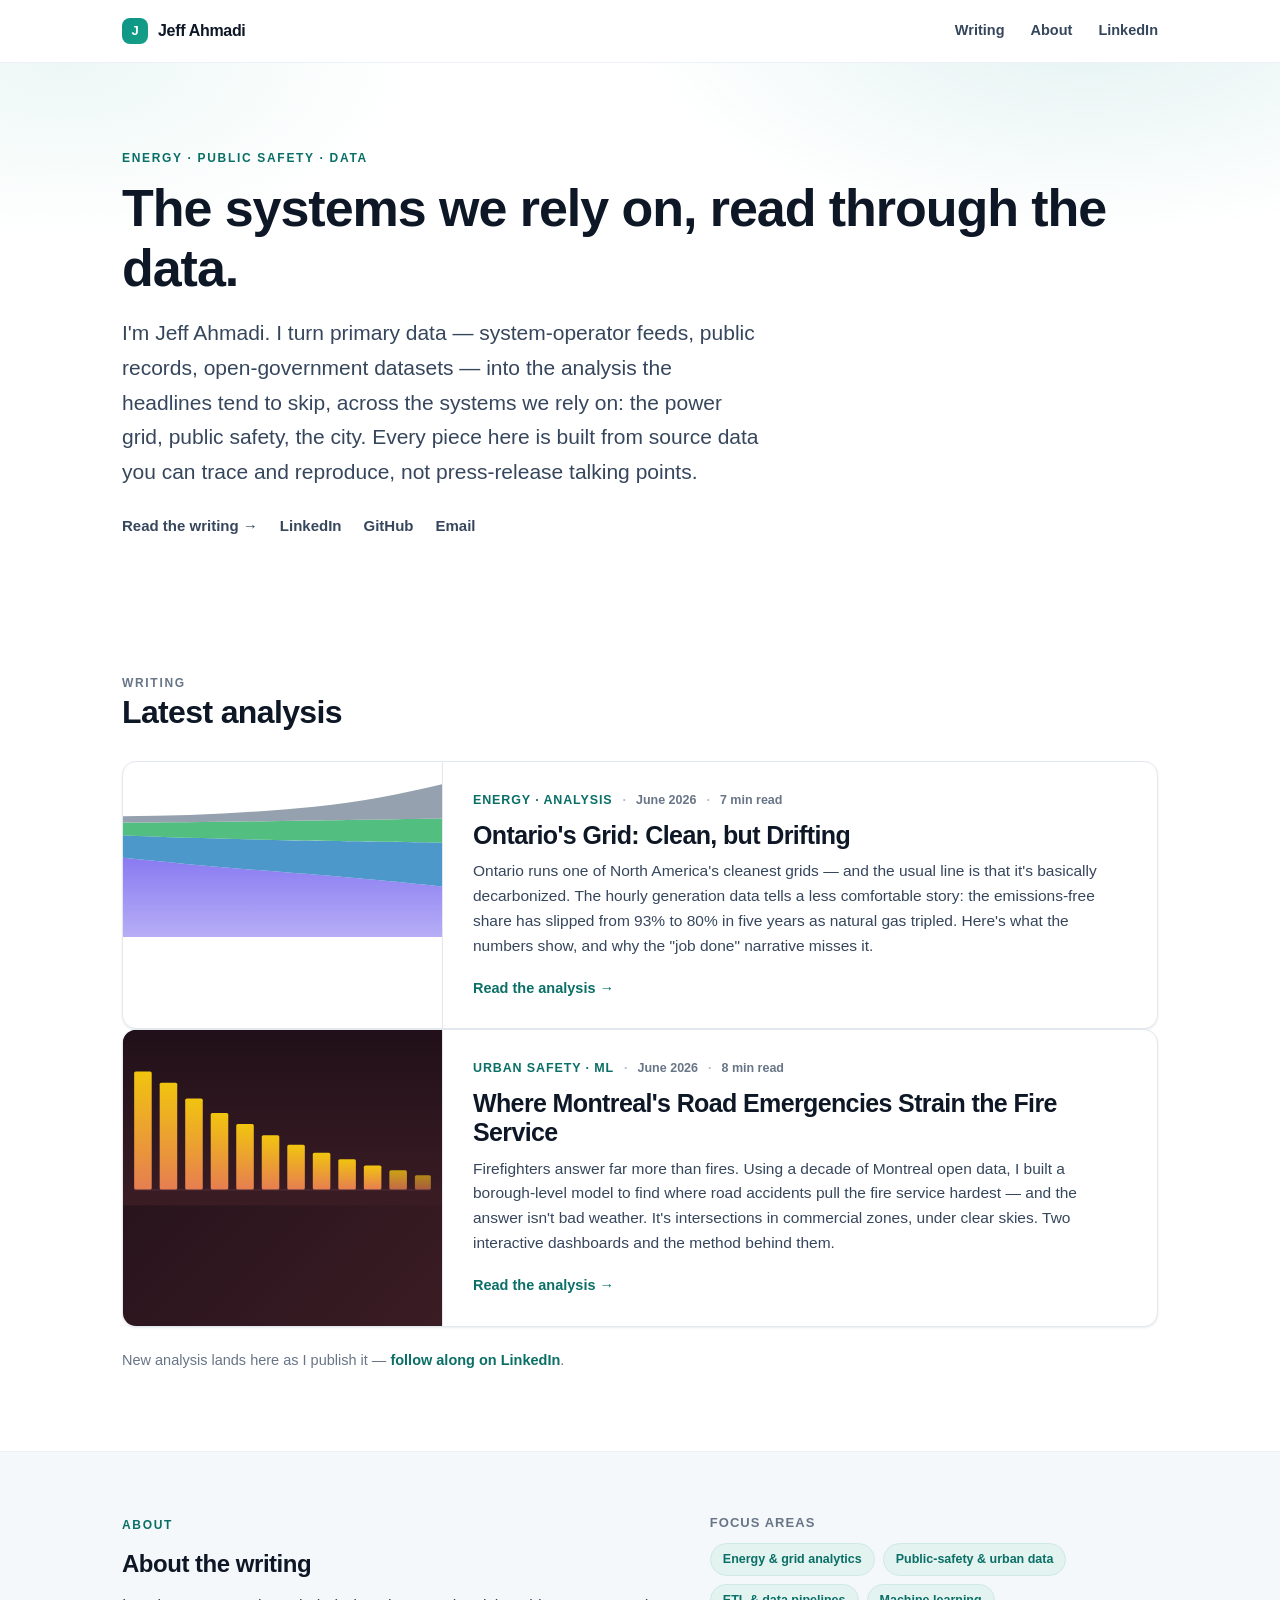
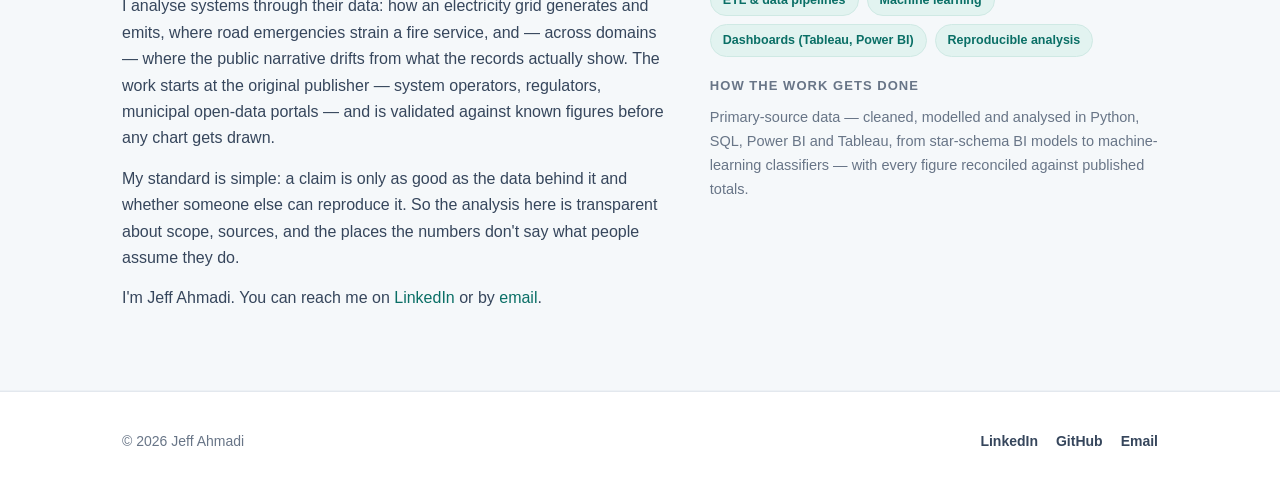
<file: index.html>
<!DOCTYPE html>
<html lang="en">
<head>
<meta charset="utf-8" />
<meta name="viewport" content="width=device-width, initial-scale=1" />
<title>Jeff Ahmadi — Data Analysis</title>
<meta name="description" content="Jeff Ahmadi writes data-driven analysis of the systems we rely on — from grid decarbonization to public-safety risk — built from primary sources you can trace and reproduce." />
<meta name="author" content="Jeff Ahmadi" />
<!-- Open Graph -->
<meta property="og:title" content="Jeff Ahmadi — Data Analysis" />
<meta property="og:description" content="Data-driven analysis of the systems we rely on — energy, public safety and the city — read through primary data." />
<meta property="og:type" content="website" />
<meta property="og:url" content="https://jfrahmadii.xyz/" />
<link rel="canonical" href="https://jfrahmadii.xyz/" />
<link rel="icon" href="data:image/svg+xml,%3Csvg xmlns='http://www.w3.org/2000/svg' viewBox='0 0 32 32'%3E%3Crect width='32' height='32' rx='8' fill='%230d9488'/%3E%3Cpath d='M18 6l-9 12h6l-2 8 9-12h-6z' fill='white'/%3E%3C/svg%3E" />
<link rel="stylesheet" href="assets/css/site.css" />
</head>
<body>

<!-- ============ NAV ============ -->
<header class="nav">
  <div class="wrap">
    <a class="brand" href="/">
      <span class="dot">J</span>
      <span>Jeff Ahmadi</span>
    </a>
    <nav class="nav-links">
      <a href="#writing">Writing</a>
      <a href="#about" class="hide-sm">About</a>
      <a href="https://www.linkedin.com/in/jeff-ahmadi-579932ba/" target="_blank" rel="noopener">LinkedIn</a>
    </nav>
  </div>
</header>

<!-- ============ INTRO ============ -->
<section class="hero">
  <div class="wrap">
    <p class="eyebrow">Energy · Public Safety · Data</p>
    <h1>The systems we rely on, read through the data.</h1>
    <p class="lead">
      I'm Jeff Ahmadi. I turn primary data — system-operator feeds, public records,
      open-government datasets — into the analysis the headlines tend to skip, across
      the systems we rely on: the power grid, public safety, the city. Every piece here
      is built from source data you can trace and reproduce, not press-release talking
      points.
    </p>
    <div class="intro-links">
      <a href="#writing">Read the writing →</a>
      <a href="https://www.linkedin.com/in/jeff-ahmadi-579932ba/" target="_blank" rel="noopener">LinkedIn</a>
      <a href="https://github.com/jfrahmadii" target="_blank" rel="noopener">GitHub</a>
      <a href="mailto:jfrahmadii@gmail.com">Email</a>
    </div>
  </div>
</section>

<!-- ============ WRITING ============ -->
<section class="section" id="writing">
  <div class="wrap">
    <div class="section-head">
      <p class="eyebrow">Writing</p>
      <h2>Latest analysis</h2>
    </div>

    <article class="post">
      <a class="card-link" href="projects/ontario-grid-decarbonization.html">
        <div class="thumb energy">
          <svg class="spark" viewBox="0 0 400 220" preserveAspectRatio="none" xmlns="http://www.w3.org/2000/svg">
            <defs>
              <linearGradient id="g1" x1="0" y1="0" x2="0" y2="1">
                <stop offset="0" stop-color="#7c6cf0" stop-opacity=".9"/><stop offset="1" stop-color="#7c6cf0" stop-opacity=".55"/>
              </linearGradient>
            </defs>
            <path d="M0,220 L0,120 C60,126 120,132 200,138 C280,144 340,150 400,156 L400,220 Z" fill="url(#g1)"/>
            <path d="M0,120 L0,92 C60,95 120,96 200,98 C280,99 340,100 400,101 L400,156 C340,150 280,144 200,138 C120,132 60,126 0,120 Z" fill="#2e86c1" opacity=".85"/>
            <path d="M0,92 L0,76 C60,76 120,75 200,74 C280,73 340,72 400,71 L400,101 C340,100 280,99 200,98 C120,96 60,95 0,92 Z" fill="#27ae60" opacity=".8"/>
            <path d="M0,76 L0,68 C80,68 160,64 240,56 C300,50 350,40 400,28 L400,71 C340,72 280,73 200,74 C120,75 60,76 0,76 Z" fill="#8a97a6" opacity=".9"/>
          </svg>
        </div>
        <div class="body">
          <div class="kicker">
            <span class="topic">Energy · Analysis</span>
            <span class="sep">·</span><span>June 2026</span>
            <span class="sep">·</span><span>7 min read</span>
          </div>
          <h3>Ontario's Grid: Clean, but Drifting</h3>
          <p class="dek">
            Ontario runs one of North America's cleanest grids — and the usual line is
            that it's basically decarbonized. The hourly generation data tells a less
            comfortable story: the emissions-free share has slipped from 93% to 80% in
            five years as natural gas tripled. Here's what the numbers show, and why
            the "job done" narrative misses it.
          </p>
          <span class="read">Read the analysis →</span>
        </div>
      </a>
    </article>

    <article class="post">
      <a class="card-link" href="projects/firefighters-montreal.html">
        <div class="thumb civic">
          <svg class="spark" viewBox="0 0 400 220" preserveAspectRatio="none" xmlns="http://www.w3.org/2000/svg">
            <defs>
              <linearGradient id="fbg" x1="0" y1="0" x2="0" y2="1">
                <stop offset="0" stop-color="#211019"/><stop offset="1" stop-color="#3a1c24"/>
              </linearGradient>
              <linearGradient id="fbar" x1="0" y1="0" x2="0" y2="1">
                <stop offset="0" stop-color="#f1c40f"/><stop offset="1" stop-color="#e67e51"/>
              </linearGradient>
            </defs>
            <rect width="400" height="220" fill="url(#fbg)"/>
            <line x1="14" y1="200.5" x2="386" y2="200.5" stroke="#5a3340" stroke-width="1"/>
            <g fill="url(#fbar)">
              <rect x="14"  y="52"  width="22" height="148" rx="2"/>
              <rect x="46"  y="66"  width="22" height="134" rx="2"/>
              <rect x="78"  y="86"  width="22" height="114" rx="2"/>
              <rect x="110" y="104" width="22" height="96"  rx="2"/>
              <rect x="142" y="118" width="22" height="82"  rx="2"/>
              <rect x="174" y="132" width="22" height="68"  rx="2"/>
              <rect x="206" y="144" width="22" height="56"  rx="2"/>
              <rect x="238" y="154" width="22" height="46"  rx="2"/>
              <rect x="270" y="162" width="22" height="38"  rx="2"/>
              <rect x="302" y="170" width="22" height="30"  rx="2"/>
              <rect x="334" y="176" width="22" height="24"  rx="2" opacity=".8"/>
              <rect x="366" y="182" width="20" height="18"  rx="2" opacity=".65"/>
            </g>
          </svg>
        </div>
        <div class="body">
          <div class="kicker">
            <span class="topic">Urban Safety · ML</span>
            <span class="sep">·</span><span>June 2026</span>
            <span class="sep">·</span><span>8 min read</span>
          </div>
          <h3>Where Montreal's Road Emergencies Strain the Fire Service</h3>
          <p class="dek">
            Firefighters answer far more than fires. Using a decade of Montreal open
            data, I built a borough-level model to find where road accidents pull the
            fire service hardest — and the answer isn't bad weather. It's
            intersections in commercial zones, under clear skies. Two interactive
            dashboards and the method behind them.
          </p>
          <span class="read">Read the analysis →</span>
        </div>
      </a>
    </article>

    <p class="feed-note">
      New analysis lands here as I publish it —
      <a href="https://www.linkedin.com/in/jeff-ahmadi-579932ba/" target="_blank" rel="noopener">follow along on LinkedIn</a>.
    </p>
  </div>
</section>

<!-- ============ ABOUT ============ -->
<section class="section soft" id="about">
  <div class="wrap">
    <div class="about-grid">
      <div class="about">
        <p class="eyebrow">About</p>
        <h2 style="margin-bottom:16px">About the writing</h2>
        <p>
          I analyse systems through their data: how an electricity grid generates and
          emits, where road emergencies strain a fire service, and — across domains —
          where the public narrative drifts from what the records actually show. The
          work starts at the original publisher — system operators, regulators,
          municipal open-data portals — and is validated against known figures before
          any chart gets drawn.
        </p>
        <p>
          My standard is simple: a claim is only as good as the data behind it and
          whether someone else can reproduce it. So the analysis here is transparent
          about scope, sources, and the places the numbers don't say what people
          assume they do.
        </p>
        <p>
          I'm Jeff Ahmadi. You can reach me on
          <a href="https://www.linkedin.com/in/jeff-ahmadi-579932ba/" target="_blank" rel="noopener">LinkedIn</a>
          or by <a href="mailto:jfrahmadii@gmail.com">email</a>.
        </p>
      </div>

      <div class="skills">
        <h4>Focus areas</h4>
        <div class="skill-list">
          <span class="tag">Energy &amp; grid analytics</span>
          <span class="tag">Public-safety &amp; urban data</span>
          <span class="tag">ETL &amp; data pipelines</span>
          <span class="tag">Machine learning</span>
          <span class="tag">Dashboards (Tableau, Power BI)</span>
          <span class="tag">Reproducible analysis</span>
        </div>
        <h4>How the work gets done</h4>
        <p style="font-size:14.5px;color:var(--muted);margin:0;line-height:1.65">
          Primary-source data — cleaned, modelled and analysed in Python, SQL, Power BI
          and Tableau, from star-schema BI models to machine-learning classifiers — with
          every figure reconciled against published totals.
        </p>
      </div>
    </div>
  </div>
</section>

<!-- ============ FOOTER ============ -->
<footer class="footer">
  <div class="wrap">
    <div>© <span id="year"></span> Jeff Ahmadi</div>
    <div class="social">
      <a href="https://www.linkedin.com/in/jeff-ahmadi-579932ba/" target="_blank" rel="noopener">LinkedIn</a>
      <a href="https://github.com/jfrahmadii" target="_blank" rel="noopener">GitHub</a>
      <a href="mailto:jfrahmadii@gmail.com">Email</a>
    </div>
  </div>
</footer>

<script>document.getElementById('year').textContent = new Date().getFullYear();</script>
</body>
</html>
</file>
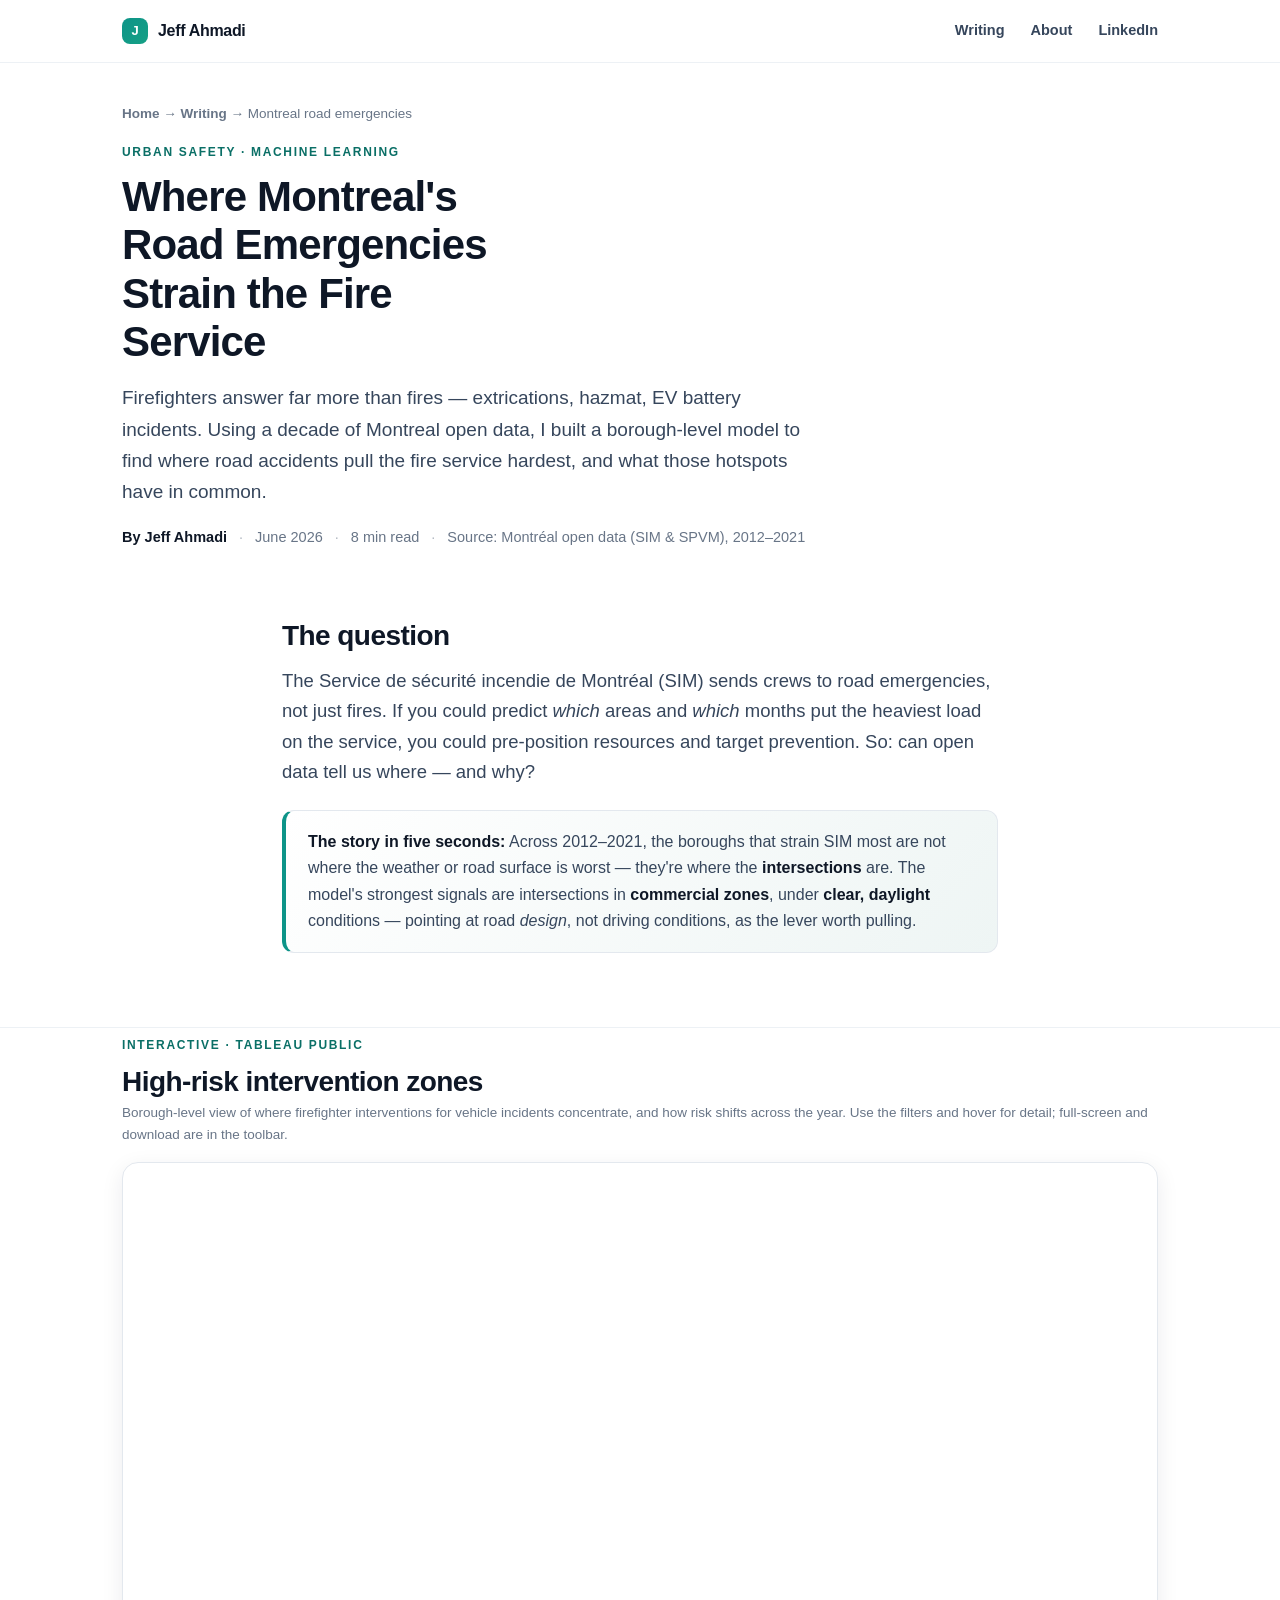
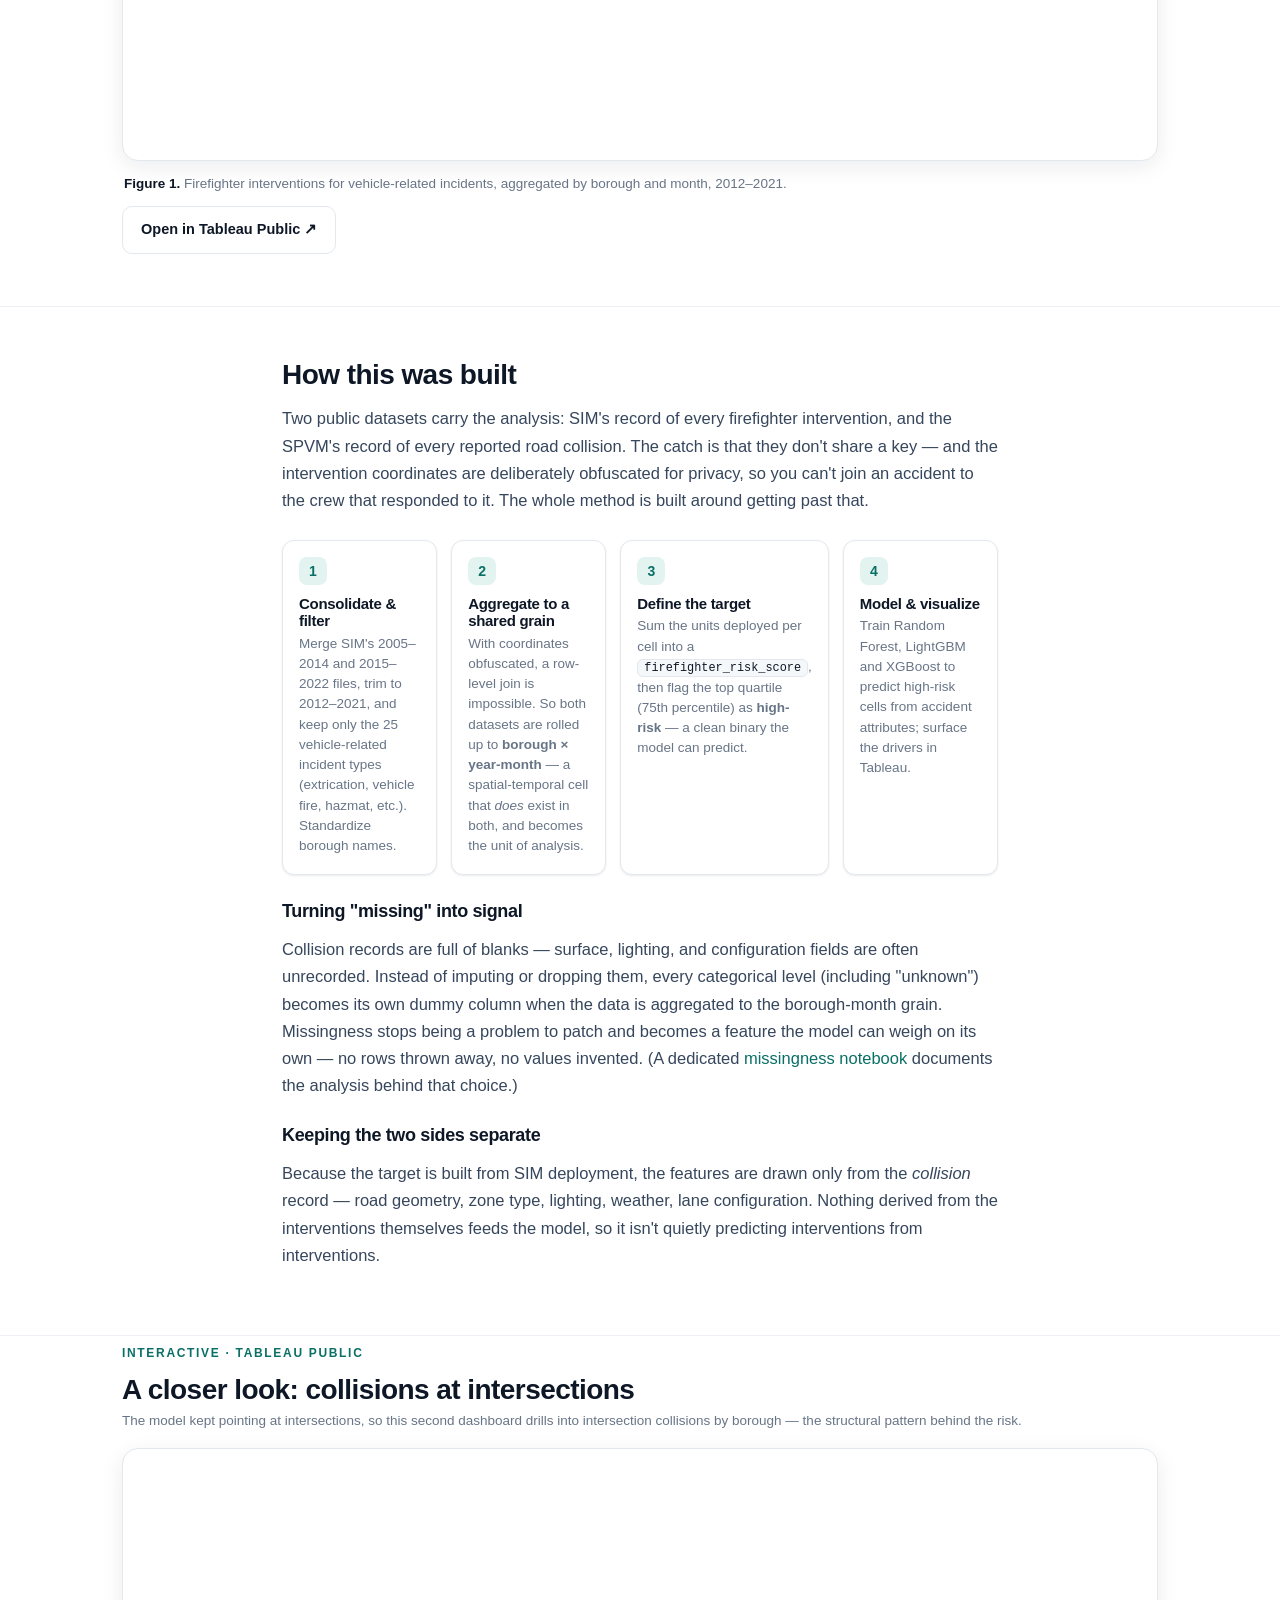
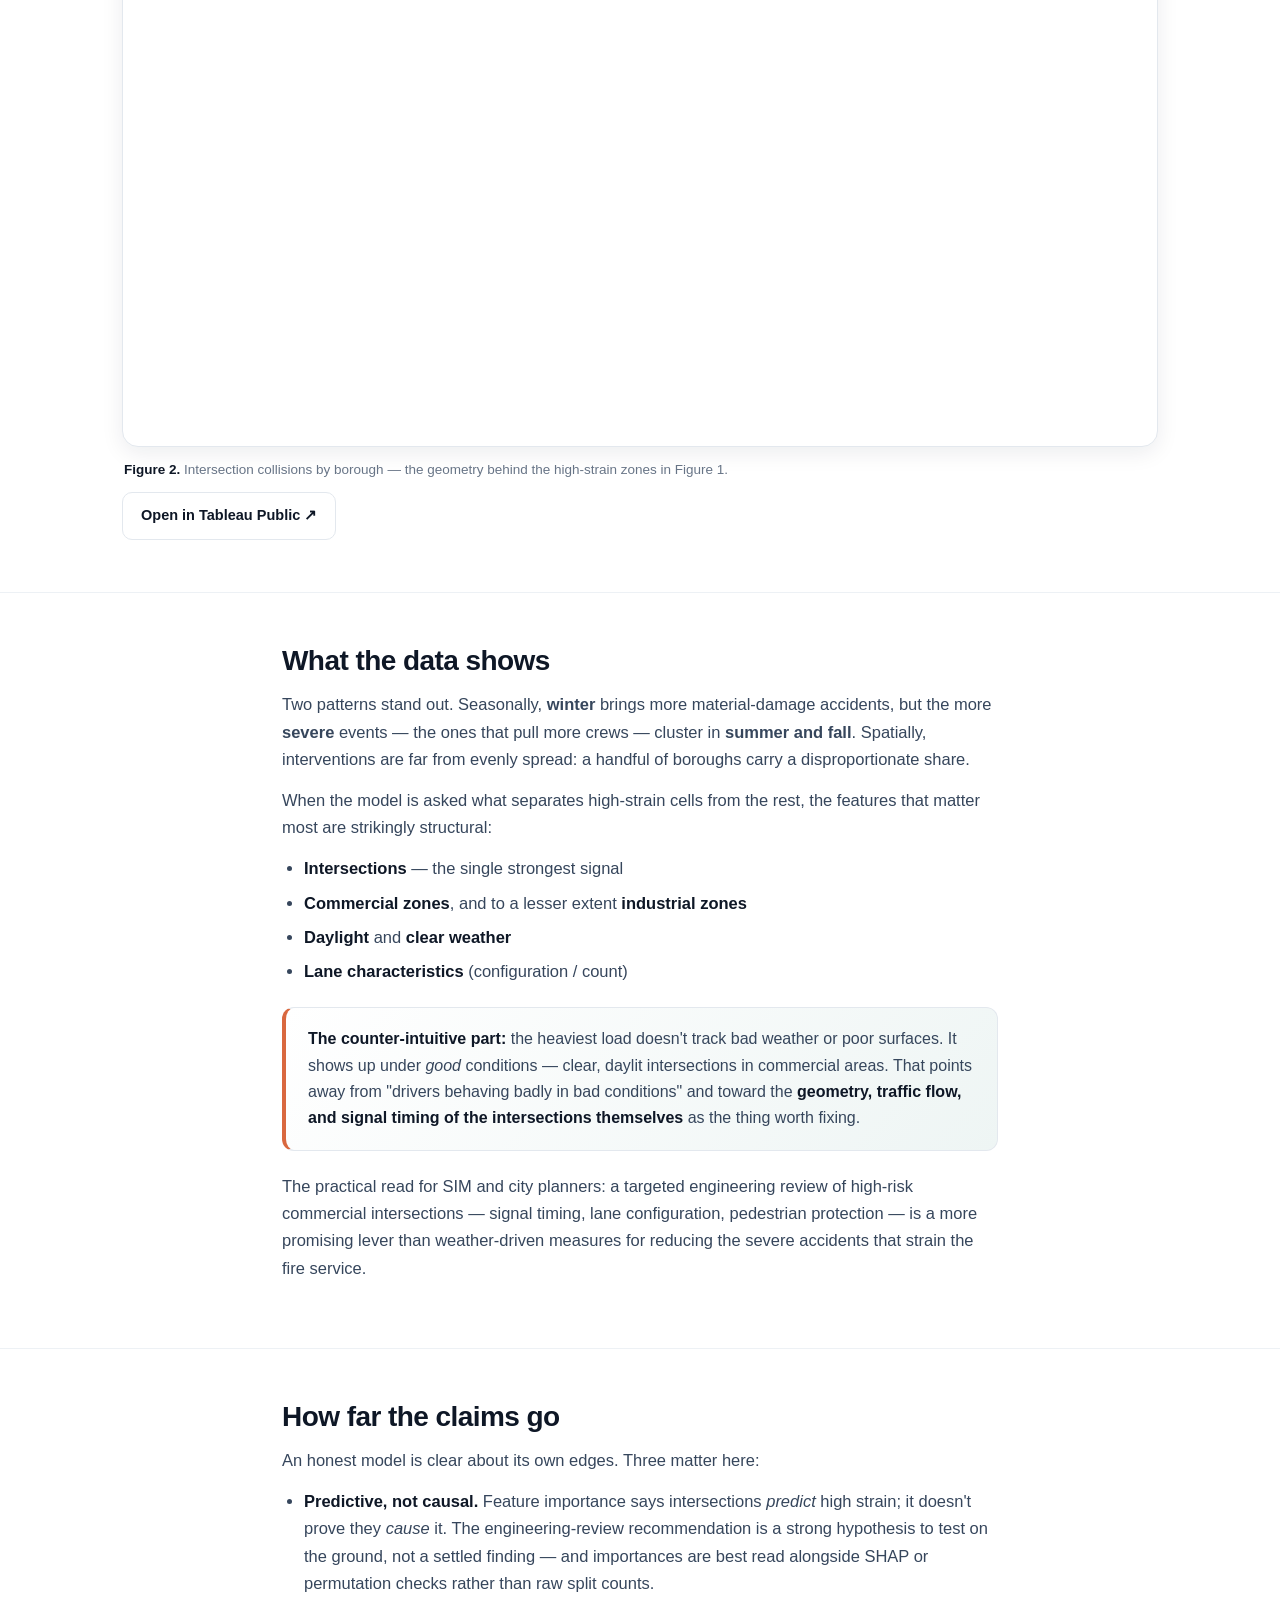
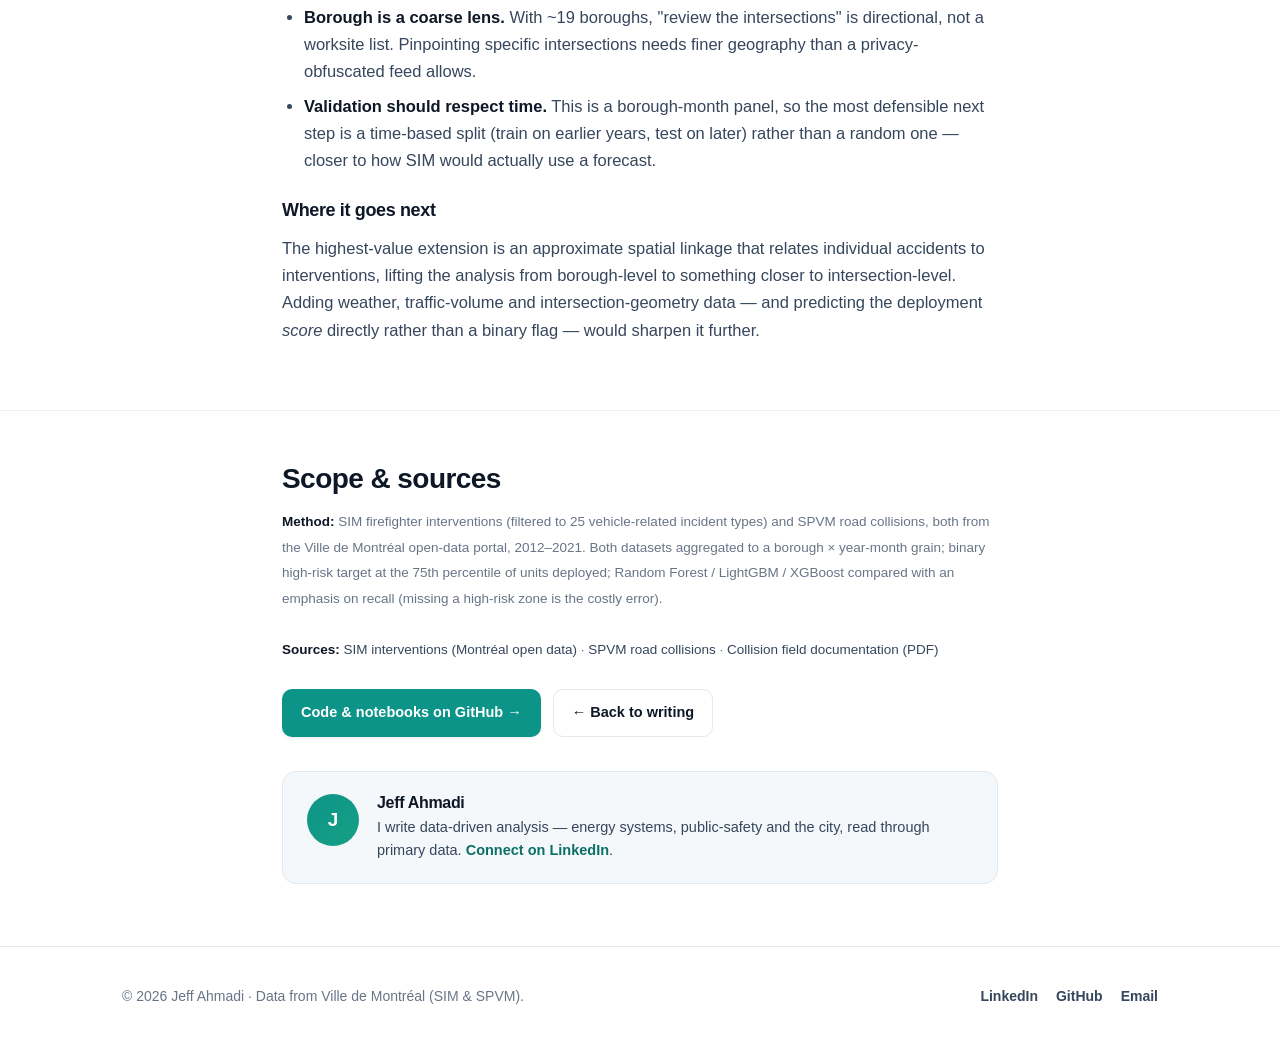
<file: projects/firefighters-montreal.html>
<!DOCTYPE html>
<html lang="en">
<head>
<meta charset="utf-8" />
<meta name="viewport" content="width=device-width, initial-scale=1" />
<title>Where Montreal's Road Emergencies Strain the Fire Service — Jeff Ahmadi</title>
<meta name="description" content="Predicting which Montreal boroughs strain the fire service for road emergencies. A borough-month model built from 2012–2021 SIM intervention and SPVM collision open data, with two interactive Tableau dashboards." />
<meta property="og:title" content="Where Montreal's Road Emergencies Strain the Fire Service" />
<meta property="og:description" content="A data-driven look at high-risk car-accident zones for the Montreal Fire Department — from open data to a borough-level risk model." />
<meta property="og:type" content="article" />
<meta property="og:url" content="https://jfrahmadii.xyz/projects/firefighters-montreal.html" />
<link rel="canonical" href="https://jfrahmadii.xyz/projects/firefighters-montreal.html" />
<link rel="icon" href="data:image/svg+xml,%3Csvg xmlns='http://www.w3.org/2000/svg' viewBox='0 0 32 32'%3E%3Crect width='32' height='32' rx='8' fill='%230d9488'/%3E%3Cpath d='M18 6l-9 12h6l-2 8 9-12h-6z' fill='white'/%3E%3C/svg%3E" />
<link rel="stylesheet" href="../assets/css/site.css" />
<!-- Tableau Embedding API v3 (responsive web component) -->
<script type="module" src="https://public.tableau.com/javascripts/api/tableau.embedding.3.latest.min.js"></script>
</head>
<body>

<!-- ============ NAV ============ -->
<header class="nav">
  <div class="wrap">
    <a class="brand" href="../index.html">
      <span class="dot">J</span>
      <span>Jeff Ahmadi</span>
    </a>
    <nav class="nav-links">
      <a href="../index.html#writing">Writing</a>
      <a href="../index.html#about" class="hide-sm">About</a>
      <a href="https://www.linkedin.com/in/jeff-ahmadi-579932ba/" target="_blank" rel="noopener">LinkedIn</a>
    </nav>
  </div>
</header>

<!-- ============ PROJECT HERO ============ -->
<section class="proj-hero">
  <div class="wrap">
    <div class="breadcrumb"><a href="../index.html">Home</a> → <a href="../index.html#writing">Writing</a> → Montreal road emergencies</div>
    <p class="eyebrow">Urban Safety · Machine Learning</p>
    <h1>Where Montreal's Road Emergencies Strain the Fire Service</h1>
    <p class="dek">
      Firefighters answer far more than fires — extrications, hazmat, EV battery
      incidents. Using a decade of Montreal open data, I built a borough-level model
      to find where road accidents pull the fire service hardest, and what those
      hotspots have in common.
    </p>
    <div class="byline">
      <span class="author">By Jeff Ahmadi</span><span class="sep">·</span>
      <span>June 2026</span><span class="sep">·</span>
      <span>8 min read</span><span class="sep">·</span>
      <span>Source: Montréal open data (SIM &amp; SPVM), 2012–2021</span>
    </div>
  </div>
</section>

<!-- ============ OVERVIEW ============ -->
<section class="block">
  <div class="wrap-narrow prose">
    <h2>The question</h2>
    <p class="lead-in">
      The Service de sécurité incendie de Montréal (SIM) sends crews to road
      emergencies, not just fires. If you could predict <em>which</em> areas and
      <em>which</em> months put the heaviest load on the service, you could pre-position
      resources and target prevention. So: can open data tell us where — and why?
    </p>
    <div class="callout accent">
      <b>The story in five seconds:</b> Across 2012–2021, the boroughs that strain
      SIM most are not where the weather or road surface is worst — they're where the
      <b>intersections</b> are. The model's strongest signals are intersections in
      <b>commercial zones</b>, under <b>clear, daylight</b> conditions — pointing at
      road <i>design</i>, not driving conditions, as the lever worth pulling.
    </div>
  </div>
</section>

<!-- ============ DASHBOARD 1 (centerpiece) ============ -->
<section class="block" style="padding-top:8px">
  <div class="wrap">
    <p class="eyebrow">Interactive · Tableau Public</p>
    <h2 style="font-size:clamp(22px,3vw,28px);margin:0 0 4px">High-risk intervention zones</h2>
    <p class="viz-cap" style="margin:0 0 16px">
      Borough-level view of where firefighter interventions for vehicle incidents
      concentrate, and how risk shifts across the year. Use the filters and hover for
      detail; full-screen and download are in the toolbar.
    </p>
    <figure class="viz-figure">
      <div class="viz-embed" data-viz-w="1600" data-viz-h="927">
        <div class="viz-scale">
          <tableau-viz
            src="https://public.tableau.com/views/BoroughInterventions/MainPage"
            width="1600" height="927" toolbar="bottom" hide-tabs>
          </tableau-viz>
        </div>
        <noscript>
          <a href="https://public.tableau.com/views/BoroughInterventions/MainPage" target="_blank" rel="noopener">
            <img class="viz-fallback"
                 src="https://public.tableau.com/static/images/Bo/BoroughInterventions/MainPage/1.png"
                 alt="Montreal borough firefighter-intervention risk dashboard — open the interactive version on Tableau Public" />
          </a>
        </noscript>
      </div>
      <figcaption class="viz-cap">
        <b>Figure 1.</b> Firefighter interventions for vehicle-related incidents,
        aggregated by borough and month, 2012–2021.
      </figcaption>
    </figure>
    <div class="viz-actions">
      <a class="btn btn-ghost" href="https://public.tableau.com/views/BoroughInterventions/MainPage" target="_blank" rel="noopener">Open in Tableau Public ↗</a>
    </div>
  </div>
</section>

<!-- ============ HOW IT WAS BUILT ============ -->
<section class="block">
  <div class="wrap-narrow prose">
    <h2>How this was built</h2>
    <p>
      Two public datasets carry the analysis: SIM's record of every firefighter
      intervention, and the SPVM's record of every reported road collision. The catch
      is that they don't share a key — and the intervention coordinates are
      deliberately obfuscated for privacy, so you can't join an accident to the crew
      that responded to it. The whole method is built around getting past that.
    </p>

    <div class="pipeline">
      <div class="step"><div class="n">1</div><h4>Consolidate &amp; filter</h4><p>Merge SIM's 2005–2014 and 2015–2022 files, trim to 2012–2021, and keep only the 25 vehicle-related incident types (extrication, vehicle fire, hazmat, etc.). Standardize borough names.</p></div>
      <div class="step"><div class="n">2</div><h4>Aggregate to a shared grain</h4><p>With coordinates obfuscated, a row-level join is impossible. So both datasets are rolled up to <b>borough × year-month</b> — a spatial-temporal cell that <i>does</i> exist in both, and becomes the unit of analysis.</p></div>
      <div class="step"><div class="n">3</div><h4>Define the target</h4><p>Sum the units deployed per cell into a <code class="inline">firefighter_risk_score</code>, then flag the top quartile (75th percentile) as <b>high-risk</b> — a clean binary the model can predict.</p></div>
      <div class="step"><div class="n">4</div><h4>Model &amp; visualize</h4><p>Train Random Forest, LightGBM and XGBoost to predict high-risk cells from accident attributes; surface the drivers in Tableau.</p></div>
    </div>

    <h3>Turning "missing" into signal</h3>
    <p>
      Collision records are full of blanks — surface, lighting, and configuration
      fields are often unrecorded. Instead of imputing or dropping them, every
      categorical level (including "unknown") becomes its own dummy column when the
      data is aggregated to the borough-month grain. Missingness stops being a problem
      to patch and becomes a feature the model can weigh on its own — no rows thrown
      away, no values invented. (A dedicated
      <a href="https://github.com/jfrahmadii/firefighters-interventions/blob/main/Missingness_Collisions_Road.ipynb" target="_blank" rel="noopener">missingness notebook</a>
      documents the analysis behind that choice.)
    </p>

    <h3>Keeping the two sides separate</h3>
    <p>
      Because the target is built from SIM deployment, the features are drawn only
      from the <em>collision</em> record — road geometry, zone type, lighting, weather,
      lane configuration. Nothing derived from the interventions themselves feeds the
      model, so it isn't quietly predicting interventions from interventions.
    </p>
  </div>
</section>

<!-- ============ DASHBOARD 2 ============ -->
<section class="block" style="padding-top:8px">
  <div class="wrap">
    <p class="eyebrow">Interactive · Tableau Public</p>
    <h2 style="font-size:clamp(22px,3vw,28px);margin:0 0 4px">A closer look: collisions at intersections</h2>
    <p class="viz-cap" style="margin:0 0 16px">
      The model kept pointing at intersections, so this second dashboard drills into
      intersection collisions by borough — the structural pattern behind the risk.
    </p>
    <figure class="viz-figure">
      <div class="viz-embed" data-viz-w="1600" data-viz-h="927">
        <div class="viz-scale">
          <tableau-viz
            src="https://public.tableau.com/views/collision_intersections_borough/MainPage"
            width="1600" height="927" toolbar="bottom" hide-tabs>
          </tableau-viz>
        </div>
        <noscript>
          <a href="https://public.tableau.com/views/collision_intersections_borough/MainPage" target="_blank" rel="noopener">
            <img class="viz-fallback"
                 src="https://public.tableau.com/static/images/co/collision_intersections_borough/MainPage/1.png"
                 alt="Montreal intersection-collision analysis by borough — open the interactive version on Tableau Public" />
          </a>
        </noscript>
      </div>
      <figcaption class="viz-cap">
        <b>Figure 2.</b> Intersection collisions by borough — the geometry behind the
        high-strain zones in Figure 1.
      </figcaption>
    </figure>
    <div class="viz-actions">
      <a class="btn btn-ghost" href="https://public.tableau.com/views/collision_intersections_borough/MainPage" target="_blank" rel="noopener">Open in Tableau Public ↗</a>
    </div>
  </div>
</section>

<!-- ============ FINDINGS ============ -->
<section class="block">
  <div class="wrap-narrow prose">
    <h2>What the data shows</h2>
    <p>
      Two patterns stand out. Seasonally, <b>winter</b> brings more
      material-damage accidents, but the more <b>severe</b> events — the ones that pull
      more crews — cluster in <b>summer and fall</b>. Spatially, interventions are far
      from evenly spread: a handful of boroughs carry a disproportionate share.
    </p>
    <p>
      When the model is asked what separates high-strain cells from the rest, the
      features that matter most are strikingly structural:
    </p>
    <ul>
      <li><strong>Intersections</strong> — the single strongest signal</li>
      <li><strong>Commercial zones</strong>, and to a lesser extent <strong>industrial zones</strong></li>
      <li><strong>Daylight</strong> and <strong>clear weather</strong></li>
      <li><strong>Lane characteristics</strong> (configuration / count)</li>
    </ul>
    <div class="callout">
      <b>The counter-intuitive part:</b> the heaviest load doesn't track bad weather or
      poor surfaces. It shows up under <i>good</i> conditions — clear, daylit
      intersections in commercial areas. That points away from "drivers behaving badly
      in bad conditions" and toward the <b>geometry, traffic flow, and signal timing of
      the intersections themselves</b> as the thing worth fixing.
    </div>
    <p>
      The practical read for SIM and city planners: a targeted engineering review of
      high-risk commercial intersections — signal timing, lane configuration,
      pedestrian protection — is a more promising lever than weather-driven measures
      for reducing the severe accidents that strain the fire service.
    </p>
  </div>
</section>

<!-- ============ HOW FAR THE CLAIMS GO ============ -->
<section class="block">
  <div class="wrap-narrow prose">
    <h2>How far the claims go</h2>
    <p>
      An honest model is clear about its own edges. Three matter here:
    </p>
    <ul>
      <li><strong>Predictive, not causal.</strong> Feature importance says intersections
        <em>predict</em> high strain; it doesn't prove they <em>cause</em> it. The
        engineering-review recommendation is a strong hypothesis to test on the ground,
        not a settled finding — and importances are best read alongside SHAP or
        permutation checks rather than raw split counts.</li>
      <li><strong>Borough is a coarse lens.</strong> With ~19 boroughs, "review the
        intersections" is directional, not a worksite list. Pinpointing specific
        intersections needs finer geography than a privacy-obfuscated feed allows.</li>
      <li><strong>Validation should respect time.</strong> This is a borough-month panel,
        so the most defensible next step is a time-based split (train on earlier years,
        test on later) rather than a random one — closer to how SIM would actually use a
        forecast.</li>
    </ul>
    <h3>Where it goes next</h3>
    <p>
      The highest-value extension is an approximate spatial linkage that relates
      individual accidents to interventions, lifting the analysis from borough-level to
      something closer to intersection-level. Adding weather, traffic-volume and
      intersection-geometry data — and predicting the deployment <em>score</em> directly
      rather than a binary flag — would sharpen it further.
    </p>
  </div>
</section>

<!-- ============ SCOPE & SOURCES ============ -->
<section class="block">
  <div class="wrap-narrow prose">
    <h2>Scope &amp; sources</h2>
    <p class="sources">
      <strong style="color:var(--ink)">Method:</strong> SIM firefighter interventions
      (filtered to 25 vehicle-related incident types) and SPVM road collisions, both
      from the Ville de Montréal open-data portal, 2012–2021. Both datasets aggregated
      to a borough × year-month grain; binary high-risk target at the 75th percentile of
      units deployed; Random Forest / LightGBM / XGBoost compared with an emphasis on
      recall (missing a high-risk zone is the costly error).
      <br /><br />
      <strong style="color:var(--ink)">Sources:</strong>
      <a href="https://donnees.montreal.ca/dataset/interventions-service-securite-incendie-montreal" target="_blank" rel="noopener">SIM interventions (Montréal open data)</a> ·
      <a href="https://donnees.montreal.ca/dataset/collisions-routieres" target="_blank" rel="noopener">SPVM road collisions</a> ·
      <a href="https://donnees.montreal.ca/dataset/cd722e22-376b-4b89-9bc2-7c7ab317ef6b/resource/f69c656e-9c0c-4763-bb5b-33e5ca46713c/download/rapports-accident-documentation.pdf" target="_blank" rel="noopener">Collision field documentation (PDF)</a>
    </p>
    <div class="cta" style="display:flex;gap:12px;flex-wrap:wrap;margin-top:26px">
      <a class="btn btn-primary" href="https://github.com/jfrahmadii/firefighters-interventions" target="_blank" rel="noopener">Code &amp; notebooks on GitHub →</a>
      <a class="btn btn-ghost" href="../index.html#writing">← Back to writing</a>
    </div>

    <div class="author-card" style="margin-top:34px">
      <div class="ava">J</div>
      <div class="who">
        <h4>Jeff Ahmadi</h4>
        <p>I write data-driven analysis — energy systems, public-safety and the city,
          read through primary data.
          <a href="https://www.linkedin.com/in/jeff-ahmadi-579932ba/" target="_blank" rel="noopener">Connect on LinkedIn</a>.</p>
      </div>
    </div>
  </div>
</section>

<!-- ============ FOOTER ============ -->
<footer class="footer">
  <div class="wrap">
    <div>© <span id="year"></span> Jeff Ahmadi · Data from Ville de Montréal (SIM &amp; SPVM).</div>
    <div class="social">
      <a href="https://www.linkedin.com/in/jeff-ahmadi-579932ba/" target="_blank" rel="noopener">LinkedIn</a>
      <a href="https://github.com/jfrahmadii" target="_blank" rel="noopener">GitHub</a>
      <a href="mailto:jfrahmadii@gmail.com">Email</a>
    </div>
  </div>
</footer>

<script>document.getElementById('year').textContent = new Date().getFullYear();</script>

<!-- Scale each fixed-size Tableau dashboard to fit its column width -->
<script>
(function () {
  function fit(embed) {
    var inner = embed.querySelector('.viz-scale');
    if (!inner) return;
    // Native published dashboard size; scale the fully-rendered viz to the column.
    var natW = parseFloat(embed.dataset.vizW) || 1600;
    var natH = parseFloat(embed.dataset.vizH) || 927;
    var scale = embed.clientWidth / natW;
    inner.style.transform = 'scale(' + scale + ')';
    embed.style.height = (natH * scale) + 'px';
    // A CSS transform on a cross-origin iframe's ancestor can leave it blank until a
    // repaint — nudge one on the next frame.
    requestAnimationFrame(function () { void inner.offsetHeight; });
  }
  function fitAll() {
    document.querySelectorAll('.viz-embed').forEach(fit);
  }
  // The <tableau-viz> component fires 'firstinteractive' once the viz is live.
  document.querySelectorAll('tableau-viz').forEach(function (v) {
    v.addEventListener('firstinteractive', function () {
      var e = v.closest('.viz-embed');
      fit(e);
      // re-fit shortly after to force the iframe to paint at the new scale
      setTimeout(function () { fit(e); window.dispatchEvent(new Event('resize')); }, 150);
    });
  });
  window.addEventListener('resize', fitAll);
  fitAll();
  [400, 1200, 2500, 5000].forEach(function (t) { setTimeout(fitAll, t); });
})();
</script>
</body>
</html>
</file>
<file: assets/css/site.css>
/* =========================================================================
   jfrahmadii.xyz — portfolio styles
   Clean, light, professional shell + a dark "dashboard" panel for data viz.
   ========================================================================= */

:root {
  --ink: #0e1726;        /* headings */
  --body: #36465c;       /* body text */
  --muted: #687587;      /* secondary text */
  --bg: #ffffff;
  --bg-soft: #f5f8fa;
  --bg-tint: #eef5f4;
  --line: #e3e8ee;
  --line-soft: #edf1f5;
  --accent: #0d9488;     /* teal — clean-energy cue */
  --accent-ink: #0a6f66;
  --accent-soft: #e2f3f0;
  --warm: #d9683f;       /* gas / "drifting" cue */
  --shadow-sm: 0 1px 2px rgba(13, 30, 50, .05), 0 1px 3px rgba(13, 30, 50, .04);
  --shadow-md: 0 6px 22px rgba(13, 30, 50, .08);
  --shadow-lg: 0 18px 50px rgba(13, 30, 50, .12);
  --radius: 14px;
  --maxw: 1080px;
  --font: -apple-system, BlinkMacSystemFont, "Segoe UI", Roboto, Helvetica, Arial,
          "Apple Color Emoji", "Segoe UI Emoji", sans-serif;
  --mono: "SF Mono", ui-monospace, "Cascadia Code", "Consolas", "Roboto Mono", monospace;

  /* dark dashboard palette (scoped under .dashboard) */
  --d-bg: #0f1722; --d-panel: #16212e; --d-panel2: #1c2a3a; --d-ink: #e8eef5;
  --d-muted: #93a4b8; --d-line: #26384c;
  --nuc: #7c6cf0; --hyd: #2e86c1; --wnd: #27ae60; --sol: #f1c40f;
  --bio: #16a085; --gas: #8a97a6; --oth: #b0bccb; --d-accent: #33c2b3; --d-warn: #e67e51;
}

* { box-sizing: border-box; }

html { scroll-behavior: smooth; }

body {
  margin: 0;
  background: var(--bg);
  color: var(--body);
  font-family: var(--font);
  font-size: 16px;
  line-height: 1.65;
  -webkit-font-smoothing: antialiased;
  text-rendering: optimizeLegibility;
}

h1, h2, h3, h4 { color: var(--ink); line-height: 1.15; margin: 0; font-weight: 800; letter-spacing: -.02em; }
a { color: var(--accent-ink); text-decoration: none; }
a:hover { text-decoration: underline; }
img { max-width: 100%; display: block; }

.wrap { max-width: var(--maxw); margin: 0 auto; padding: 0 22px; }
.wrap-narrow { max-width: 760px; margin: 0 auto; padding: 0 22px; }

.eyebrow {
  color: var(--accent-ink); font-weight: 700; letter-spacing: .14em;
  font-size: 12px; text-transform: uppercase; margin: 0 0 10px;
}

/* ---------- top nav ---------- */
.nav {
  position: sticky; top: 0; z-index: 50;
  background: rgba(255, 255, 255, .82);
  backdrop-filter: saturate(180%) blur(12px);
  -webkit-backdrop-filter: saturate(180%) blur(12px);
  border-bottom: 1px solid var(--line-soft);
}
.nav .wrap { display: flex; align-items: center; justify-content: space-between; height: 62px; }
.brand { display: flex; align-items: center; gap: 10px; font-weight: 800; color: var(--ink); letter-spacing: -.02em; }
.brand:hover { text-decoration: none; }
.brand .dot {
  width: 26px; height: 26px; border-radius: 8px;
  background: linear-gradient(135deg, var(--accent), #16a085);
  display: grid; place-items: center; color: #fff; font-size: 13px; font-weight: 800;
}
.nav-links { display: flex; gap: 26px; align-items: center; }
.nav-links a { color: var(--body); font-weight: 600; font-size: 14.5px; }
.nav-links a:hover { color: var(--accent-ink); text-decoration: none; }
@media (max-width: 620px) { .nav-links a.hide-sm { display: none; } }

/* ---------- buttons ---------- */
.btn {
  display: inline-flex; align-items: center; gap: 8px;
  padding: 11px 18px; border-radius: 10px; font-weight: 650; font-size: 14.5px;
  border: 1px solid transparent; cursor: pointer; transition: .15s ease;
}
.btn:hover { text-decoration: none; transform: translateY(-1px); }
.btn-primary { background: var(--accent); color: #fff; box-shadow: var(--shadow-sm); }
.btn-primary:hover { background: var(--accent-ink); color: #fff; }
.btn-ghost { background: #fff; color: var(--ink); border-color: var(--line); }
.btn-ghost:hover { border-color: var(--accent); color: var(--accent-ink); }

/* ---------- hero ---------- */
.hero { position: relative; padding: 86px 0 64px; overflow: hidden; }
.hero::before {
  content: ""; position: absolute; inset: 0; z-index: -1;
  background:
    radial-gradient(60% 70% at 85% -10%, rgba(13, 148, 136, .12), transparent 60%),
    radial-gradient(50% 60% at 5% 0%, rgba(22, 160, 133, .08), transparent 55%);
}
.hero h1 { font-size: clamp(34px, 5vw, 52px); margin: 6px 0 0; }
.hero .lead { font-size: clamp(17px, 2.3vw, 21px); color: var(--body); max-width: 640px; margin: 18px 0 0; }
.hero .cta { display: flex; flex-wrap: wrap; gap: 12px; margin-top: 28px; }
.hero .avail {
  display: inline-flex; align-items: center; gap: 8px; font-size: 13.5px; font-weight: 600;
  color: var(--accent-ink); background: var(--accent-soft); padding: 6px 12px; border-radius: 999px;
}
.hero .avail .pulse { width: 8px; height: 8px; border-radius: 50%; background: var(--accent); box-shadow: 0 0 0 0 rgba(13,148,136,.5); animation: pulse 2s infinite; }
@keyframes pulse { 0% { box-shadow: 0 0 0 0 rgba(13,148,136,.5); } 70% { box-shadow: 0 0 0 8px rgba(13,148,136,0); } 100% { box-shadow: 0 0 0 0 rgba(13,148,136,0); } }

/* ---------- section ---------- */
.section { padding: 64px 0; }
.section.soft { background: var(--bg-soft); border-top: 1px solid var(--line-soft); border-bottom: 1px solid var(--line-soft); }
.section-head { margin-bottom: 30px; }
.section-head h2 { font-size: clamp(24px, 3.4vw, 32px); }
.section-head p { color: var(--muted); margin: 8px 0 0; max-width: 620px; }

/* ---------- project cards ---------- */
.projects { display: grid; grid-template-columns: 1fr 1fr; gap: 22px; }
@media (max-width: 760px) { .projects { grid-template-columns: 1fr; } }

.card {
  background: #fff; border: 1px solid var(--line); border-radius: var(--radius);
  overflow: hidden; box-shadow: var(--shadow-sm); transition: .18s ease; display: flex; flex-direction: column;
}
.card:hover { box-shadow: var(--shadow-md); transform: translateY(-3px); border-color: #d4dbe4; }
.card a.card-link { color: inherit; }
.card a.card-link:hover { text-decoration: none; }

.card .thumb { height: 168px; position: relative; overflow: hidden; border-bottom: 1px solid var(--line); }
.card .thumb.energy { background: linear-gradient(135deg, #0f1722, #1c2a3a); }
.card .thumb .spark { position: absolute; inset: 0; }
.card .thumb .badge {
  position: absolute; left: 16px; top: 14px; font-size: 11.5px; font-weight: 700; letter-spacing: .05em;
  text-transform: uppercase; color: var(--d-accent); background: rgba(51,194,179,.12);
  border: 1px solid rgba(51,194,179,.3); padding: 4px 10px; border-radius: 999px;
}
.card .body { padding: 20px 22px 22px; display: flex; flex-direction: column; gap: 10px; flex: 1; }
.card h3 { font-size: 19px; }
.card .blurb { color: var(--body); font-size: 14.5px; margin: 0; }
.card .meta { margin-top: auto; display: flex; align-items: center; justify-content: space-between; padding-top: 6px; }
.card .arrow { color: var(--accent-ink); font-weight: 700; font-size: 14.5px; }

.card.placeholder { border-style: dashed; background: var(--bg-soft); box-shadow: none; align-items: center; justify-content: center; min-height: 320px; text-align: center; }
.card.placeholder:hover { transform: none; box-shadow: none; }
.card.placeholder .body { align-items: center; color: var(--muted); }

/* ---------- tags ---------- */
.tags { display: flex; flex-wrap: wrap; gap: 7px; }
.tag {
  font-size: 12px; font-weight: 600; color: var(--accent-ink);
  background: var(--accent-soft); border: 1px solid #cfe9e4; padding: 3px 10px; border-radius: 999px;
}
.tag.neutral { color: var(--muted); background: var(--bg-soft); border-color: var(--line); }

/* ---------- about / skills ---------- */
.about-grid { display: grid; grid-template-columns: 1.1fr .9fr; gap: 40px; align-items: start; }
@media (max-width: 760px) { .about-grid { grid-template-columns: 1fr; gap: 28px; } }
.about p { margin: 0 0 14px; }
.skills h4 { font-size: 13px; text-transform: uppercase; letter-spacing: .08em; color: var(--muted); margin: 0 0 12px; }
.skill-list { display: flex; flex-wrap: wrap; gap: 8px; margin-bottom: 22px; }
.skill-list .tag { font-size: 12.5px; padding: 5px 12px; }

/* ---------- footer ---------- */
.footer { border-top: 1px solid var(--line); padding: 38px 0; color: var(--muted); font-size: 14px; }
.footer .wrap { display: flex; flex-wrap: wrap; gap: 14px; justify-content: space-between; align-items: center; }
.footer a { color: var(--body); font-weight: 600; }
.footer .social { display: flex; gap: 18px; }

/* =========================================================================
   PROJECT PAGE
   ========================================================================= */
.proj-hero { padding: 40px 0 18px; }
.breadcrumb { font-size: 13.5px; color: var(--muted); margin-bottom: 18px; }
.breadcrumb a { color: var(--muted); font-weight: 600; }
.proj-hero h1 { font-size: clamp(28px, 4.4vw, 42px); margin: 10px 0 0; max-width: 16ch; }
.proj-hero .dek { font-size: clamp(16px, 2.2vw, 19px); color: var(--body); max-width: 680px; margin: 16px 0 0; }
.proj-meta { display: flex; flex-wrap: wrap; gap: 26px; margin-top: 24px; padding-top: 22px; border-top: 1px solid var(--line); }
.proj-meta .item .k { font-size: 11.5px; text-transform: uppercase; letter-spacing: .07em; color: var(--muted); }
.proj-meta .item .v { font-weight: 700; color: var(--ink); margin-top: 3px; font-size: 14.5px; }

.prose { font-size: 16.5px; }
.prose h2 { font-size: clamp(22px, 3vw, 28px); margin: 0 0 6px; }
.prose h3 { font-size: 18px; margin: 26px 0 6px; }
.prose p { margin: 14px 0; }
.prose ul { margin: 14px 0; padding-left: 22px; }
.prose li { margin: 7px 0; }
.prose strong { color: var(--ink); }
.lead-in { font-size: 18.5px; color: var(--body); }

.block { padding: 52px 0; }
.block + .block { border-top: 1px solid var(--line-soft); }

/* insight / callout */
.callout {
  background: linear-gradient(135deg, #fff, var(--bg-tint));
  border: 1px solid var(--line); border-left: 4px solid var(--warm);
  border-radius: 12px; padding: 18px 22px; margin: 22px 0; font-size: 16px;
}
.callout.accent { border-left-color: var(--accent); }
.callout b, .callout strong { color: var(--ink); }

/* pipeline steps */
.pipeline { display: grid; grid-template-columns: repeat(4, 1fr); gap: 14px; margin: 26px 0; }
@media (max-width: 760px) { .pipeline { grid-template-columns: 1fr 1fr; } }
.step { background: #fff; border: 1px solid var(--line); border-radius: 12px; padding: 16px 16px 18px; box-shadow: var(--shadow-sm); }
.step .n { width: 28px; height: 28px; border-radius: 8px; background: var(--accent-soft); color: var(--accent-ink); font-weight: 800; display: grid; place-items: center; font-size: 14px; margin-bottom: 10px; }
.step h4 { font-size: 15px; margin: 0 0 4px; }
.step p { font-size: 13.5px; color: var(--muted); margin: 0; line-height: 1.5; }

/* data table */
.table-wrap { overflow-x: auto; margin: 20px 0; border: 1px solid var(--line); border-radius: 12px; }
table.data { border-collapse: collapse; width: 100%; font-size: 14px; }
table.data th, table.data td { padding: 11px 14px; text-align: left; border-bottom: 1px solid var(--line-soft); white-space: nowrap; }
table.data thead th { background: var(--bg-soft); color: var(--ink); font-weight: 700; font-size: 12.5px; text-transform: uppercase; letter-spacing: .04em; }
table.data tbody tr:last-child td { border-bottom: none; }
table.data td.num { text-align: right; font-variant-numeric: tabular-nums; }
table.data .partial { color: var(--muted); }

/* code */
pre.code {
  background: #0f1722; color: #cfe3ff; border-radius: 12px; padding: 18px 20px;
  overflow-x: auto; font-family: var(--mono); font-size: 13px; line-height: 1.6; margin: 18px 0;
  border: 1px solid #1c2a3a;
}
pre.code .c { color: #6b7e93; }
pre.code .k { color: #7cd3c6; }
code.inline { font-family: var(--mono); font-size: .88em; background: var(--bg-soft); border: 1px solid var(--line); padding: 1px 6px; border-radius: 6px; color: var(--ink); }

/* sources */
.sources { font-size: 13.5px; color: var(--muted); line-height: 1.9; }
.sources a { color: var(--body); }

/* =========================================================================
   DARK DASHBOARD PANEL (the project centerpiece)
   ========================================================================= */
.dashboard {
  background: var(--d-bg); color: var(--d-ink); border-radius: 18px;
  padding: 28px 26px 30px; margin: 8px 0; box-shadow: var(--shadow-lg);
  border: 1px solid #22344a;
}
.dashboard .d-eyebrow { color: var(--d-accent); font-weight: 700; letter-spacing: .12em; font-size: 11.5px; text-transform: uppercase; }
.dashboard h3.d-title { color: #fff; font-size: 22px; margin: 6px 0 2px; }
.dashboard .d-sub { color: var(--d-muted); font-size: 14px; margin: 0 0 18px; }

.kpis { display: grid; grid-template-columns: repeat(4, 1fr); gap: 12px; margin-bottom: 18px; }
.kpi { background: var(--d-panel); border: 1px solid var(--d-line); border-radius: 12px; padding: 14px 16px; min-width: 0; }
.kpi .label { color: var(--d-muted); font-size: 11.5px; text-transform: uppercase; letter-spacing: .05em; }
.kpi .val { font-size: 26px; font-weight: 800; margin-top: 5px; color: #fff; }
.kpi .delta { font-size: 12px; margin-top: 3px; }
.kpi .up { color: #e67e51; } .kpi .down { color: #5fd0a8; } .kpi .flat { color: var(--d-muted); }

.d-grid { display: grid; grid-template-columns: 1fr 1fr; gap: 14px; }
.d-card { background: var(--d-panel); border: 1px solid var(--d-line); border-radius: 12px; padding: 14px 16px; min-width: 0; }
.d-card.full { grid-column: 1 / -1; }
canvas { max-width: 100%; }
.d-card h4 { color: #fff; font-size: 15px; margin: 0 0 2px; font-weight: 700; }
.d-card .note { color: var(--d-muted); font-size: 12px; margin: 0 0 10px; }
.chartbox { position: relative; height: 300px; }
.chartbox.tall { height: 340px; }
.d-foot { color: var(--d-muted); font-size: 11.5px; margin-top: 16px; line-height: 1.6; }

@media (max-width: 760px) {
  .kpis { grid-template-columns: repeat(2, 1fr); }
  .d-grid { grid-template-columns: 1fr; }
  .dashboard { padding: 20px 16px 22px; }
}
@media (max-width: 540px) {
  .proj-meta { gap: 16px; }
}

/* =========================================================================
   EDITORIAL / PUBLICATION (home feed + article byline)
   ========================================================================= */
.intro-links { display: flex; flex-wrap: wrap; gap: 22px; margin-top: 24px; font-weight: 600; font-size: 15px; }
.intro-links a { color: var(--body); display: inline-flex; align-items: center; gap: 7px; }
.intro-links a:hover { color: var(--accent-ink); text-decoration: none; }

/* a single article entry on the home feed */
.post {
  background: #fff; border: 1px solid var(--line); border-radius: var(--radius);
  overflow: hidden; box-shadow: var(--shadow-sm); transition: .18s ease;
}
.post:hover { box-shadow: var(--shadow-md); transform: translateY(-2px); border-color: #d4dbe4; }
.post .card-link { color: inherit; display: grid; grid-template-columns: 320px 1fr; }
.post .card-link:hover { text-decoration: none; }
.post .thumb { height: 100%; min-height: 220px; border-bottom: none; border-right: 1px solid var(--line); }
.post .body { padding: 28px 30px; display: flex; flex-direction: column; gap: 0; }
.post .kicker { display: flex; flex-wrap: wrap; align-items: center; gap: 10px; font-size: 12.5px; color: var(--muted); font-weight: 600; margin-bottom: 10px; }
.post .kicker .topic { color: var(--accent-ink); text-transform: uppercase; letter-spacing: .07em; }
.post .kicker .sep { opacity: .5; }
.post h3 { font-size: 25px; margin: 0 0 10px; letter-spacing: -.025em; }
.post .dek { color: var(--body); font-size: 15.5px; line-height: 1.6; margin: 0 0 18px; }
.post .read { margin-top: auto; color: var(--accent-ink); font-weight: 700; font-size: 14.5px; }
@media (max-width: 720px) {
  .post .card-link { grid-template-columns: 1fr; }
  .post .thumb { min-height: 150px; height: 150px; border-right: none; border-bottom: 1px solid var(--line); }
  .post .body { padding: 22px 22px 24px; }
  .post h3 { font-size: 21px; }
}

.feed-note { color: var(--muted); font-size: 14.5px; margin-top: 22px; }
.feed-note a { font-weight: 600; }

/* article byline + author card */
.byline { display: flex; flex-wrap: wrap; align-items: center; gap: 8px 12px; margin-top: 18px; color: var(--muted); font-size: 14.5px; }
.byline .author { color: var(--ink); font-weight: 700; }
.byline .sep { opacity: .5; }

.author-card { display: flex; gap: 18px; align-items: flex-start; background: var(--bg-soft); border: 1px solid var(--line); border-radius: 14px; padding: 22px 24px; margin: 10px 0; }
.author-card .ava { width: 52px; height: 52px; border-radius: 50%; flex: none; display: grid; place-items: center; color: #fff; font-weight: 800; font-size: 19px; background: linear-gradient(135deg, var(--accent), #16a085); }
.author-card .who h4 { font-size: 16px; margin: 0 0 4px; }
.author-card .who p { margin: 0; font-size: 14.5px; color: var(--body); line-height: 1.55; }
.author-card .who a { font-weight: 600; }
@media (max-width: 540px) { .author-card { flex-direction: column; gap: 12px; } }

/* =========================================================================
   EMBEDDED DASHBOARDS (Tableau Public / external viz)
   ========================================================================= */
.viz-figure { margin: 8px 0 6px; }
.viz-embed {
  position: relative; width: 100%; border: 1px solid var(--line);
  border-radius: 16px; overflow: hidden; background: #fff; box-shadow: var(--shadow-md);
}
/* Tableau Public dashboards are published at a fixed size (1600px wide). We let the
   viz render at that native width (so Tableau lays out the COMPLETE dashboard) inside
   .viz-scale, then shrink it to the column width with a JS-set `transform: scale()`
   (see the fit script on each project page). `transform` is used rather than `zoom`
   because zoom shrinks the iframe's own viewport and makes Tableau re-clip the fixed
   layout, whereas transform scales the fully-rendered pixels. */
.viz-embed .viz-scale { transform-origin: top left; width: max-content; }
.viz-embed tableau-viz { display: block; border: 0; }
.viz-embed .viz-fallback { display: block; width: 100%; height: auto; }
.viz-cap { color: var(--muted); font-size: 13.5px; line-height: 1.6; margin: 12px 2px 0; }
.viz-cap b { color: var(--ink); }
.viz-actions { margin-top: 12px; display: flex; gap: 12px; flex-wrap: wrap; }

/* warm "civic / risk" card thumbnail (kept self-contained so it renders
   regardless of .card vs .post nesting) */
.thumb.civic { background: linear-gradient(135deg, #211019, #3a1c24); }
</file>
